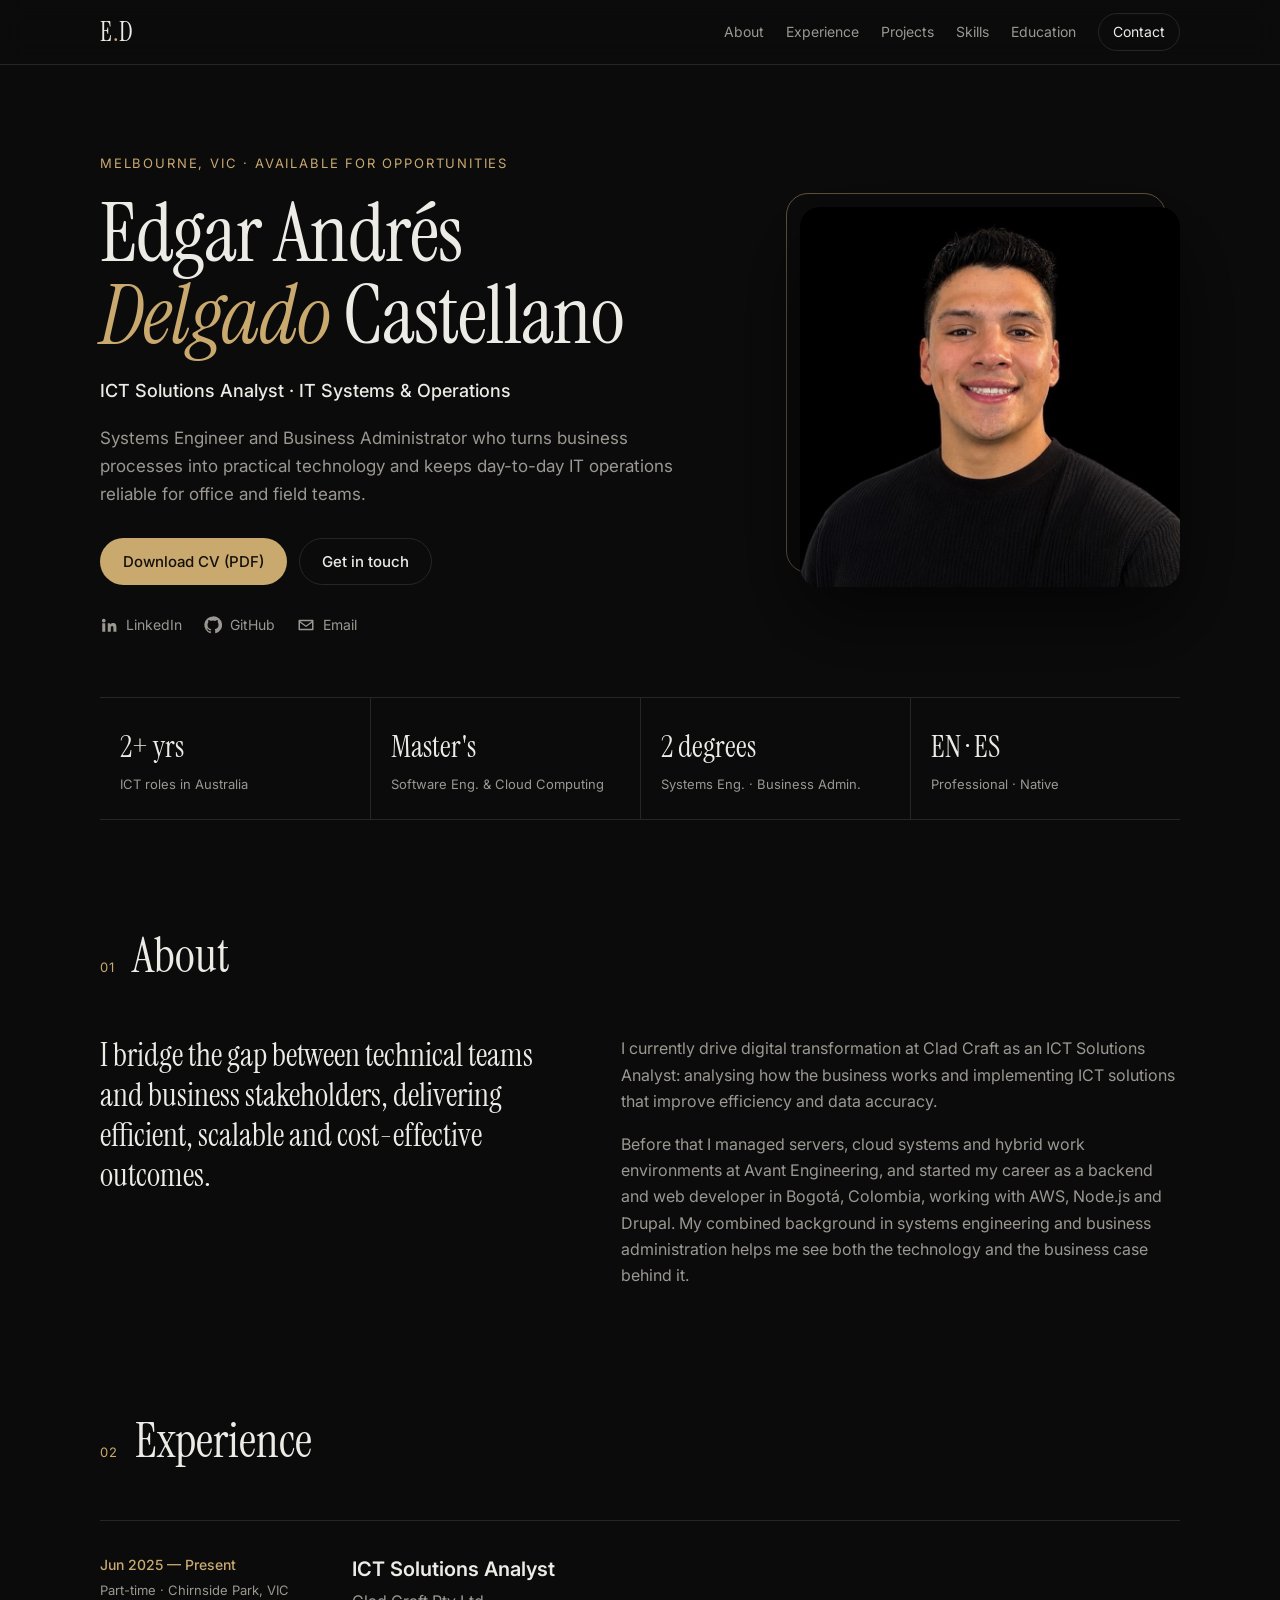
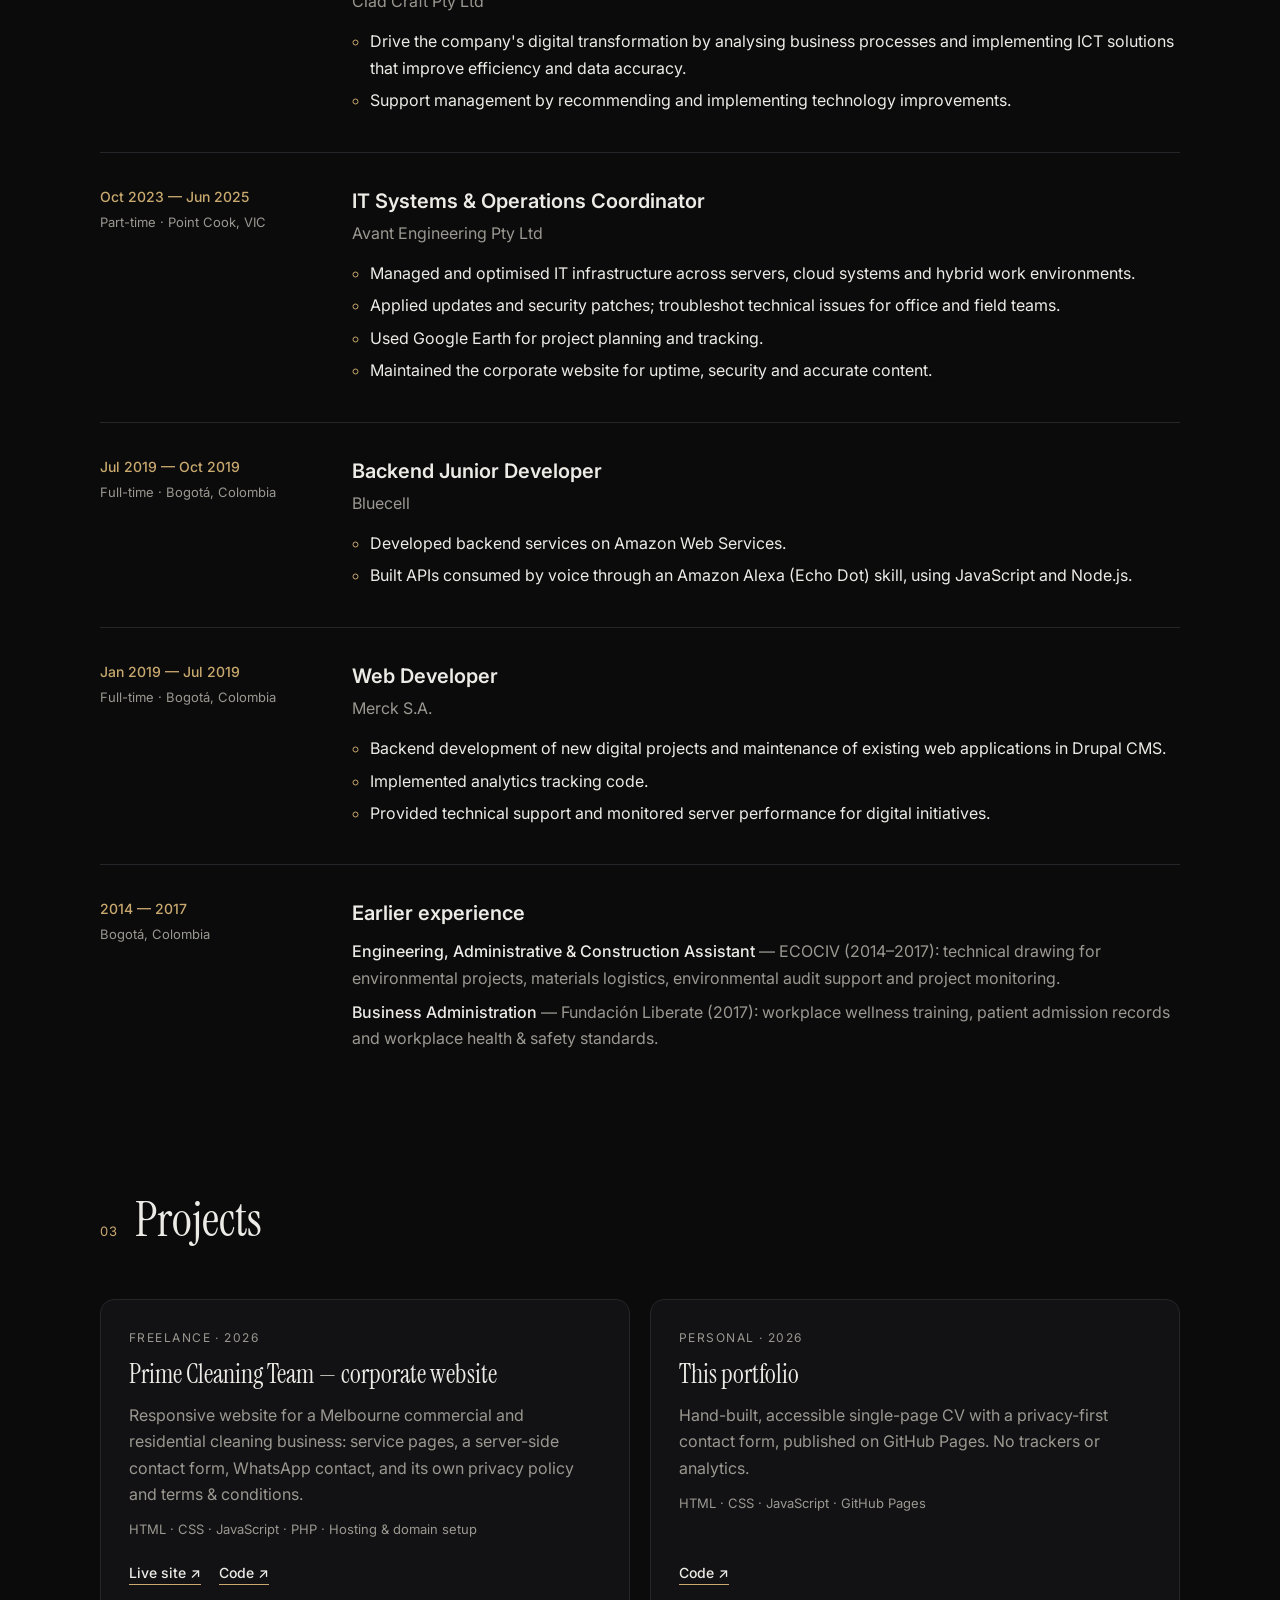
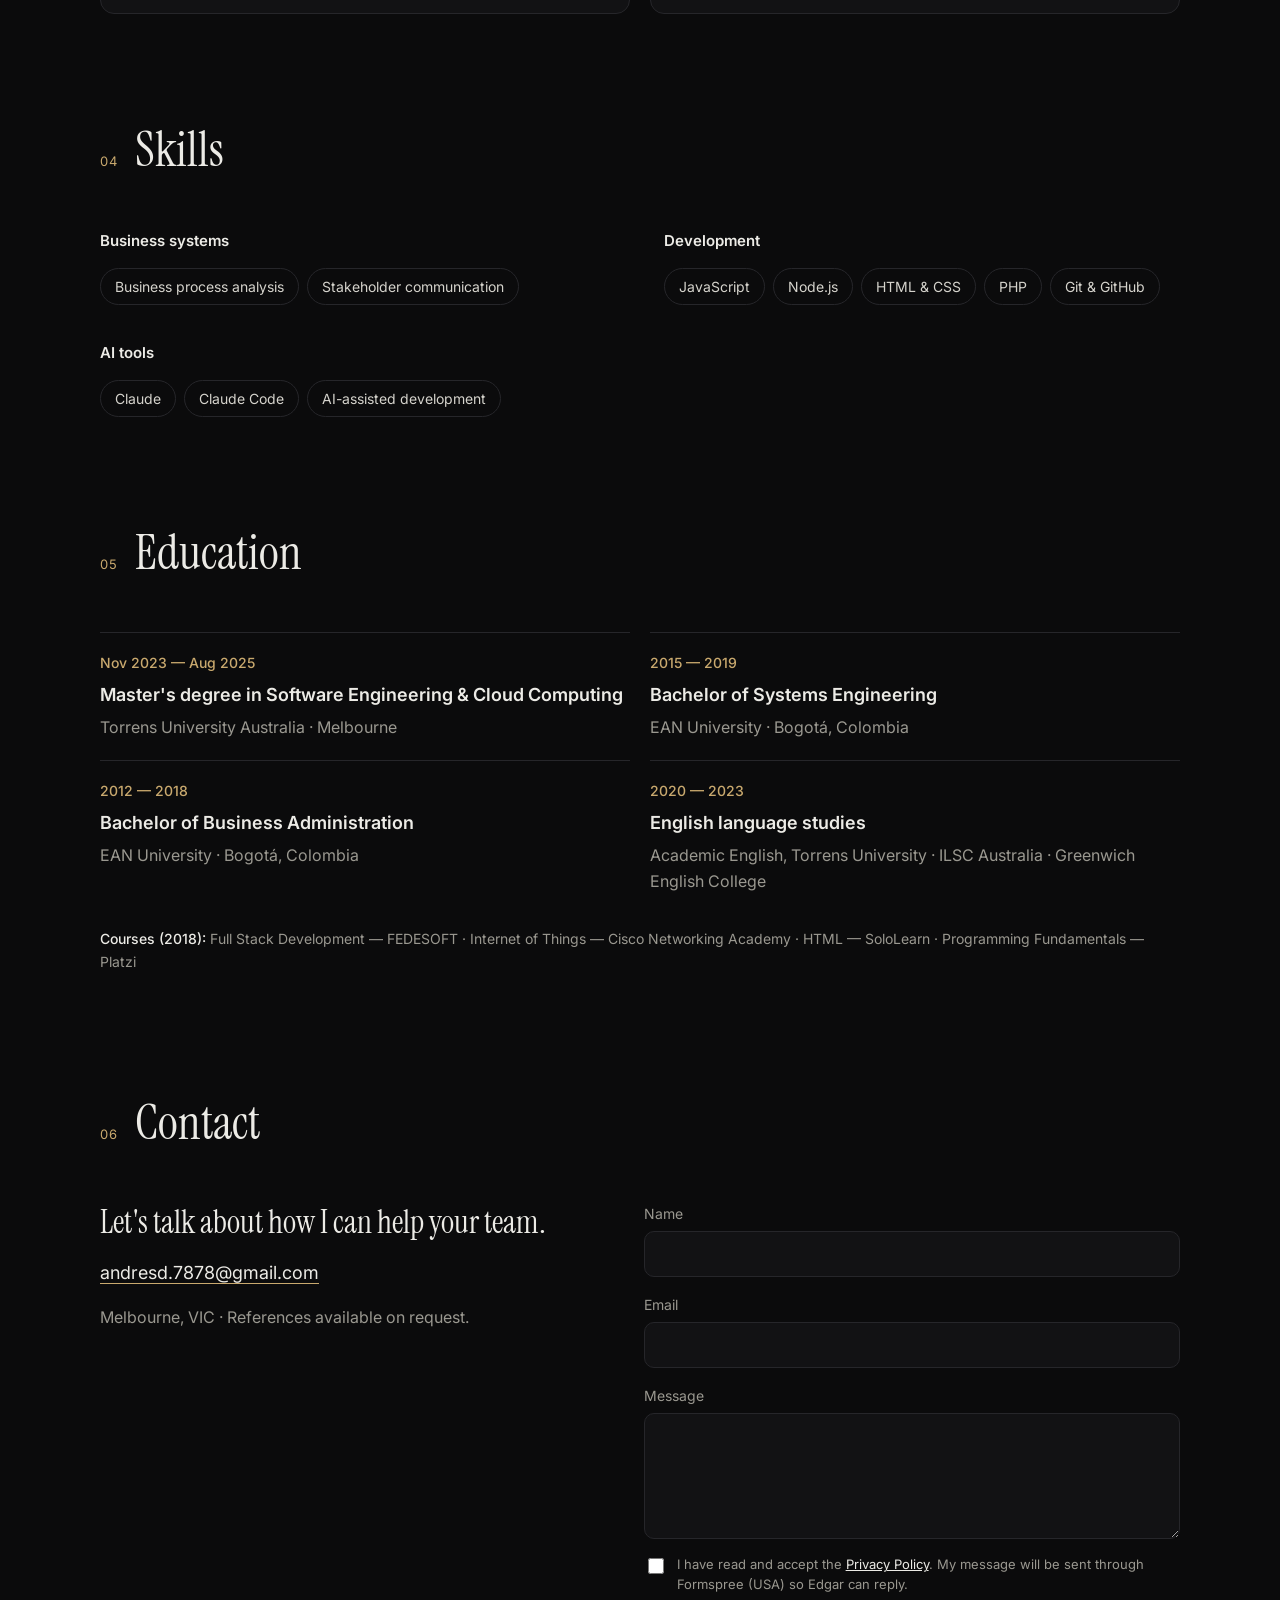
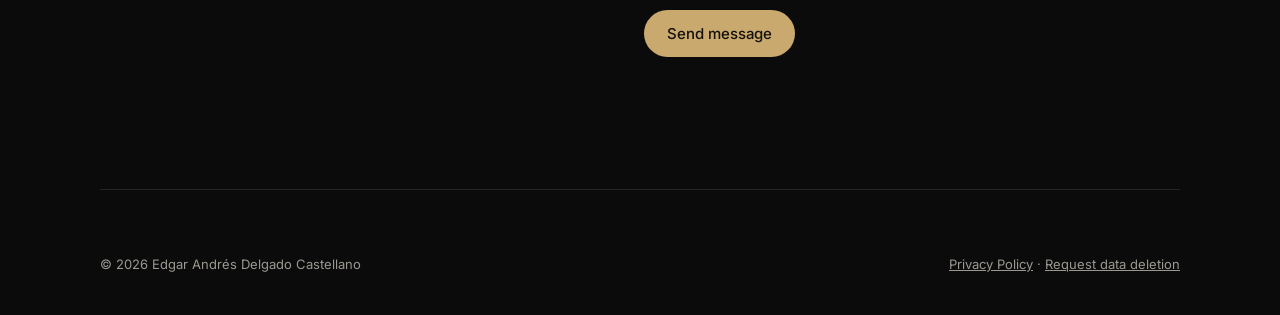
<file: index.html>
<!DOCTYPE html>
<html lang="en">
<head>
  <meta charset="UTF-8" />
  <meta name="viewport" content="width=device-width, initial-scale=1" />
  <title>Edgar Andrés Delgado · ICT Solutions Analyst</title>
  <meta name="description" content="Edgar Andrés Delgado Castellano — ICT Solutions Analyst and IT Systems & Operations professional based in Melbourne, VIC." />
  <meta name="theme-color" content="#0b0b0c" />
  <meta property="og:title" content="Edgar Andrés Delgado · ICT Solutions Analyst" />
  <meta property="og:description" content="ICT Solutions Analyst · IT Systems & Operations · Melbourne, VIC" />
  <meta property="og:image" content="https://andresdelgado15.github.io/CV/assets/profile.jpg" />
  <meta property="og:type" content="profile" />
  <link rel="icon" href="data:image/svg+xml,%3Csvg xmlns='http://www.w3.org/2000/svg' viewBox='0 0 64 64'%3E%3Crect width='64' height='64' rx='14' fill='%230b0b0c'/%3E%3Ctext x='32' y='43' font-family='Georgia,serif' font-size='30' fill='%23c9a96e' text-anchor='middle'%3EED%3C/text%3E%3C/svg%3E" />
  <link rel="preconnect" href="https://fonts.googleapis.com" />
  <link rel="preconnect" href="https://fonts.gstatic.com" crossorigin />
  <link href="https://fonts.googleapis.com/css2?family=Instrument+Serif:ital@0;1&family=Inter:wght@400;500;600&display=swap" rel="stylesheet" />
  <link rel="stylesheet" href="assets/style.css" />
</head>
<body>
  <a class="skip" href="#main">Skip to content</a>

  <header class="topbar">
    <div class="wrap topbar-inner">
      <a class="mark" href="#top" aria-label="Home">E<span>.</span>D</a>
      <nav aria-label="Main">
        <a href="#about">About</a>
        <a href="#experience">Experience</a>
        <a href="#projects">Projects</a>
        <a href="#skills">Skills</a>
        <a href="#education">Education</a>
        <a href="#contact" class="nav-cta">Contact</a>
      </nav>
    </div>
  </header>

  <main id="main">
    <!-- HERO -->
    <section class="hero wrap" id="top">
      <div class="hero-text">
        <p class="eyebrow">Melbourne, VIC · Available for opportunities</p>
        <h1>Edgar Andrés<br /><em>Delgado</em> Castellano</h1>
        <p class="role">ICT Solutions Analyst · IT Systems &amp; Operations</p>
        <p class="lede">
          Systems Engineer and Business Administrator who turns business processes into
          practical technology and keeps day-to-day IT operations reliable for office
          and field teams.
        </p>
        <div class="actions">
          <a class="btn btn-primary" href="assets/Edgar-Delgado-CV.pdf" download>Download CV (PDF)</a>
          <a class="btn btn-ghost" href="#contact">Get in touch</a>
        </div>
        <ul class="social" aria-label="Profiles">
          <li><a href="https://www.linkedin.com/in/edgar-andres-delgado-castellano-27a4262a2/" target="_blank" rel="noopener">
            <svg viewBox="0 0 24 24" aria-hidden="true"><path d="M4.98 3.5a2.5 2.5 0 1 1 0 5 2.5 2.5 0 0 1 0-5ZM3 9.75h4V21H3V9.75Zm6.5 0h3.8v1.6h.06c.53-1 1.83-2.05 3.77-2.05 4.03 0 4.77 2.65 4.77 6.1V21h-4v-4.9c0-1.17-.02-2.68-1.63-2.68-1.64 0-1.89 1.28-1.89 2.6V21h-4V9.75Z"/></svg>LinkedIn</a></li>
          <li><a href="https://github.com/andresdelgado15" target="_blank" rel="noopener">
            <svg viewBox="0 0 24 24" aria-hidden="true"><path d="M12 .5a11.5 11.5 0 0 0-3.64 22.41c.58.1.79-.25.79-.56v-2c-3.2.7-3.88-1.37-3.88-1.37-.53-1.33-1.28-1.69-1.28-1.69-1.05-.71.08-.7.08-.7 1.16.08 1.77 1.19 1.77 1.19 1.03 1.77 2.7 1.26 3.36.96.1-.75.4-1.26.73-1.55-2.55-.29-5.24-1.28-5.24-5.69 0-1.26.45-2.29 1.19-3.1-.12-.29-.52-1.46.11-3.05 0 0 .97-.31 3.17 1.18a11 11 0 0 1 5.77 0c2.2-1.49 3.17-1.18 3.17-1.18.63 1.59.23 2.76.11 3.05.74.81 1.19 1.84 1.19 3.1 0 4.42-2.7 5.4-5.26 5.68.41.36.78 1.06.78 2.14v3.17c0 .31.21.67.8.56A11.5 11.5 0 0 0 12 .5Z"/></svg>GitHub</a></li>
          <li><a href="mailto:andresd.7878@gmail.com">
            <svg viewBox="0 0 24 24" aria-hidden="true"><path d="M3 5h18a1 1 0 0 1 1 1v12a1 1 0 0 1-1 1H3a1 1 0 0 1-1-1V6a1 1 0 0 1 1-1Zm1.2 2 7.8 5.6L19.8 7H4.2ZM20 8.9l-8 5.7-8-5.7V17h16V8.9Z"/></svg>Email</a></li>
        </ul>
      </div>
      <figure class="hero-photo">
        <img src="assets/profile.jpg" srcset="assets/profile-400.jpg 400w, assets/profile.jpg 800w" sizes="(max-width: 760px) 70vw, 380px" width="800" height="800" alt="Portrait of Edgar Andrés Delgado" />
      </figure>
    </section>

    <!-- FACTS -->
    <section class="facts wrap" aria-label="At a glance">
      <div><strong>2+ yrs</strong><span>ICT roles in Australia</span></div>
      <div><strong>Master's</strong><span>Software Eng. &amp; Cloud Computing</span></div>
      <div><strong>2 degrees</strong><span>Systems Eng. · Business Admin.</span></div>
      <div><strong>EN · ES</strong><span>Professional · Native</span></div>
    </section>

    <!-- ABOUT -->
    <section class="section wrap" id="about">
      <h2 class="section-title"><span>01</span>About</h2>
      <div class="about-grid">
        <p class="big">
          I bridge the gap between technical teams and business stakeholders, delivering
          efficient, scalable and cost-effective outcomes.
        </p>
        <div>
          <p>
            I currently drive digital transformation at Clad Craft as an ICT Solutions Analyst:
            analysing how the business works and implementing ICT solutions that improve
            efficiency and data accuracy.
          </p>
          <p>
            Before that I managed servers, cloud systems and hybrid work environments at
            Avant Engineering, and started my career as a backend and web developer in
            Bogotá, Colombia, working with AWS, Node.js and Drupal. My combined background
            in systems engineering and business administration helps me see both the
            technology and the business case behind it.
          </p>
        </div>
      </div>
    </section>

    <!-- EXPERIENCE -->
    <section class="section wrap" id="experience">
      <h2 class="section-title"><span>02</span>Experience</h2>
      <ol class="timeline">
        <li>
          <div class="when">Jun 2025 — Present<small>Part-time · Chirnside Park, VIC</small></div>
          <div class="what">
            <h3>ICT Solutions Analyst</h3>
            <p class="org">Clad Craft Pty Ltd</p>
            <ul>
              <li>Drive the company's digital transformation by analysing business processes and implementing ICT solutions that improve efficiency and data accuracy.</li>
              <li>Support management by recommending and implementing technology improvements.</li>
            </ul>
          </div>
        </li>
        <li>
          <div class="when">Oct 2023 — Jun 2025<small>Part-time · Point Cook, VIC</small></div>
          <div class="what">
            <h3>IT Systems &amp; Operations Coordinator</h3>
            <p class="org">Avant Engineering Pty Ltd</p>
            <ul>
              <li>Managed and optimised IT infrastructure across servers, cloud systems and hybrid work environments.</li>
              <li>Applied updates and security patches; troubleshot technical issues for office and field teams.</li>
              <li>Used Google Earth for project planning and tracking.</li>
              <li>Maintained the corporate website for uptime, security and accurate content.</li>
            </ul>
          </div>
        </li>
        <li>
          <div class="when">Jul 2019 — Oct 2019<small>Full-time · Bogotá, Colombia</small></div>
          <div class="what">
            <h3>Backend Junior Developer</h3>
            <p class="org">Bluecell</p>
            <ul>
              <li>Developed backend services on Amazon Web Services.</li>
              <li>Built APIs consumed by voice through an Amazon Alexa (Echo Dot) skill, using JavaScript and Node.js.</li>
            </ul>
          </div>
        </li>
        <li>
          <div class="when">Jan 2019 — Jul 2019<small>Full-time · Bogotá, Colombia</small></div>
          <div class="what">
            <h3>Web Developer</h3>
            <p class="org">Merck S.A.</p>
            <ul>
              <li>Backend development of new digital projects and maintenance of existing web applications in Drupal CMS.</li>
              <li>Implemented analytics tracking code.</li>
              <li>Provided technical support and monitored server performance for digital initiatives.</li>
            </ul>
          </div>
        </li>
        <li class="earlier">
          <div class="when">2014 — 2017<small>Bogotá, Colombia</small></div>
          <div class="what">
            <h3>Earlier experience</h3>
            <p><strong>Engineering, Administrative &amp; Construction Assistant</strong> — ECOCIV (2014–2017): technical drawing for environmental projects, materials logistics, environmental audit support and project monitoring.</p>
            <p><strong>Business Administration</strong> — Fundación Liberate (2017): workplace wellness training, patient admission records and workplace health &amp; safety standards.</p>
          </div>
        </li>
      </ol>
    </section>

    <!-- PROJECTS -->
    <section class="section wrap" id="projects">
      <h2 class="section-title"><span>03</span>Projects</h2>
      <div class="cards">
        <article class="card">
          <p class="tag">Freelance · 2026</p>
          <h3>Prime Cleaning Team — corporate website</h3>
          <p>Responsive website for a Melbourne commercial and residential cleaning business: service pages, a server-side contact form, WhatsApp contact, and its own privacy policy and terms &amp; conditions.</p>
          <p class="stack">HTML · CSS · JavaScript · PHP · Hosting &amp; domain setup</p>
          <div class="card-links">
            <a href="https://andresdelgado15.github.io/prime-cleaning/" target="_blank" rel="noopener">Live site ↗</a>
            <a href="https://github.com/andresdelgado15/prime-cleaning" target="_blank" rel="noopener">Code ↗</a>
          </div>
        </article>
        <article class="card">
          <p class="tag">Personal · 2026</p>
          <h3>This portfolio</h3>
          <p>Hand-built, accessible single-page CV with a privacy-first contact form, published on GitHub Pages. No trackers or analytics.</p>
          <p class="stack">HTML · CSS · JavaScript · GitHub Pages</p>
          <div class="card-links">
            <a href="https://github.com/andresdelgado15/CV" target="_blank" rel="noopener">Code ↗</a>
          </div>
        </article>
      </div>
    </section>

    <!-- SKILLS -->
    <section class="section wrap" id="skills">
      <h2 class="section-title"><span>04</span>Skills</h2>
      <div class="skills">
        <div>
          <h3>Business systems</h3>
          <ul class="chips"><li>Business process analysis</li><li>Stakeholder communication</li></ul>
        </div>
        <div>
          <h3>Development</h3>
          <ul class="chips"><li>JavaScript</li><li>Node.js</li><li>HTML &amp; CSS</li><li>PHP</li><li>Git &amp; GitHub</li></ul>
        </div>
        <div>
          <h3>AI tools</h3>
          <ul class="chips"><li>Claude</li><li>Claude Code</li><li>AI-assisted development</li></ul>
        </div>
      </div>
    </section>

    <!-- EDUCATION -->
    <section class="section wrap" id="education">
      <h2 class="section-title"><span>05</span>Education</h2>
      <div class="edu">
        <div class="edu-item">
          <p class="when">Nov 2023 — Aug 2025</p>
          <h3>Master's degree in Software Engineering &amp; Cloud Computing</h3>
          <p class="org">Torrens University Australia · Melbourne</p>
        </div>
        <div class="edu-item">
          <p class="when">2015 — 2019</p>
          <h3>Bachelor of Systems Engineering</h3>
          <p class="org">EAN University · Bogotá, Colombia</p>
        </div>
        <div class="edu-item">
          <p class="when">2012 — 2018</p>
          <h3>Bachelor of Business Administration</h3>
          <p class="org">EAN University · Bogotá, Colombia</p>
        </div>
        <div class="edu-item">
          <p class="when">2020 — 2023</p>
          <h3>English language studies</h3>
          <p class="org">Academic English, Torrens University · ILSC Australia · Greenwich English College</p>
        </div>
      </div>
      <p class="courses"><strong>Courses (2018):</strong> Full Stack Development — FEDESOFT · Internet of Things — Cisco Networking Academy · HTML — SoloLearn · Programming Fundamentals — Platzi</p>
    </section>

    <!-- CONTACT -->
    <section class="section wrap" id="contact">
      <h2 class="section-title"><span>06</span>Contact</h2>
      <div class="contact-grid">
        <div>
          <p class="big">Let's talk about how I can help your team.</p>
          <p><a class="mail" href="mailto:andresd.7878@gmail.com">andresd.7878@gmail.com</a></p>
          <p class="muted">Melbourne, VIC · References available on request.</p>
        </div>
        <form id="contact-form" action="https://formspree.io/f/xpzeoalg" method="POST" novalidate>
          <label>Name<input type="text" name="name" autocomplete="name" required /></label>
          <label>Email<input type="email" name="email" autocomplete="email" required /></label>
          <label>Message<textarea name="message" rows="5" required></textarea></label>
          <input type="text" name="_gotcha" class="hp" tabindex="-1" autocomplete="off" aria-hidden="true" />
          <label class="consent">
            <input type="checkbox" name="privacy_consent" value="accepted" required />
            <span>I have read and accept the <a href="privacy.html">Privacy Policy</a>. My message will be sent through Formspree (USA) so Edgar can reply.</span>
          </label>
          <button type="submit" class="btn btn-primary">Send message</button>
          <p class="form-status" role="status" aria-live="polite"></p>
        </form>
      </div>
    </section>
  </main>

  <footer class="wrap footer">
    <p>© <span id="year">2026</span> Edgar Andrés Delgado Castellano</p>
    <p><a href="privacy.html">Privacy Policy</a> · <a href="privacy.html#delete">Request data deletion</a></p>
  </footer>

  <script src="assets/main.js"></script>
</body>
</html>
</file>
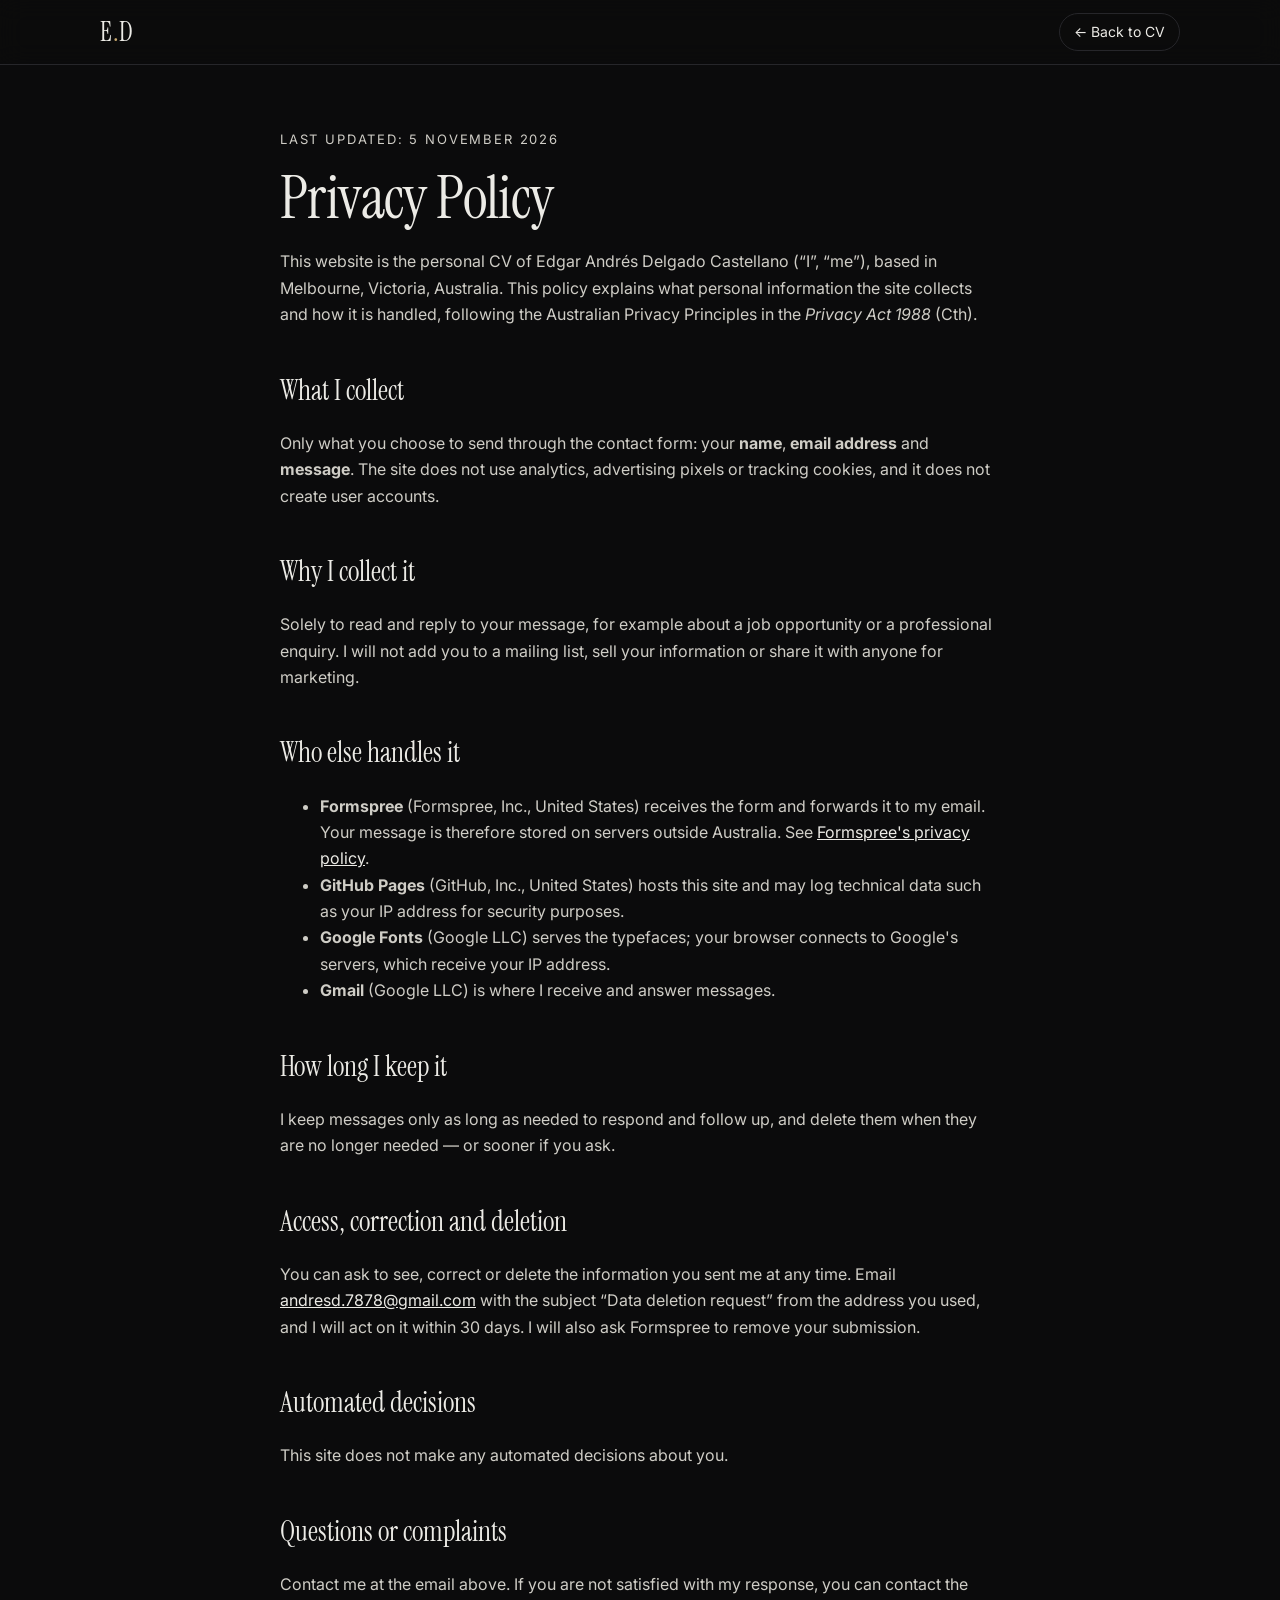
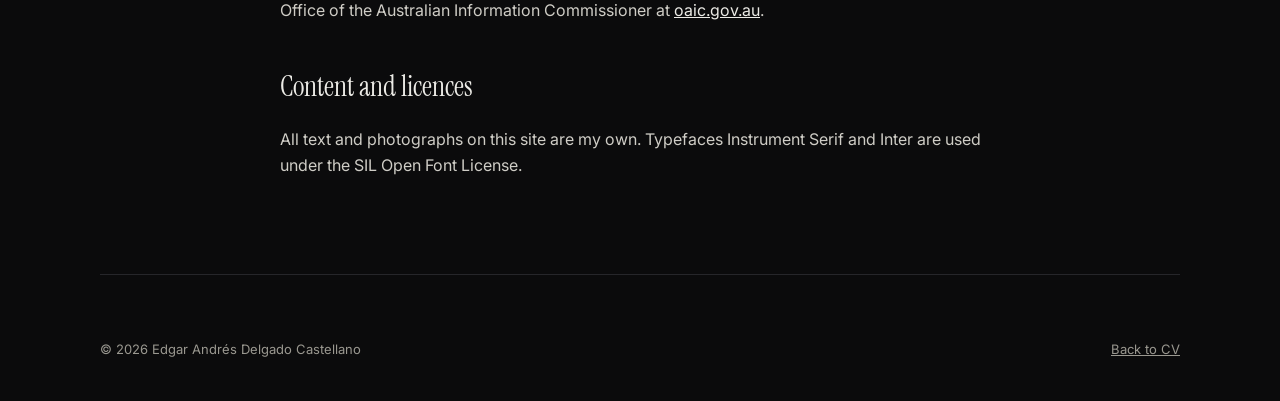
<file: privacy.html>
<!DOCTYPE html>
<html lang="en">
<head>
  <meta charset="UTF-8" />
  <meta name="viewport" content="width=device-width, initial-scale=1" />
  <title>Privacy Policy · Edgar Andrés Delgado</title>
  <meta name="robots" content="noindex" />
  <meta name="theme-color" content="#0b0b0c" />
  <link rel="preconnect" href="https://fonts.googleapis.com" />
  <link rel="preconnect" href="https://fonts.gstatic.com" crossorigin />
  <link href="https://fonts.googleapis.com/css2?family=Instrument+Serif:ital@0;1&family=Inter:wght@400;500;600&display=swap" rel="stylesheet" />
  <link rel="stylesheet" href="assets/style.css" />
  <style>
    .policy { max-width: 720px; padding: 64px 0 0; }
    .policy h1 { font-size: clamp(40px, 6vw, 60px); }
    .policy h2 { font-family: var(--serif); font-weight: 400; font-size: 28px; margin: 40px 0 10px; }
    .policy p, .policy li { color: #cfcdc6; }
    .policy a { color: var(--text); }
  </style>
</head>
<body>
  <header class="topbar">
    <div class="wrap topbar-inner">
      <a class="mark" href="./" aria-label="Back to home">E<span>.</span>D</a>
      <nav aria-label="Main"><a href="./" class="nav-cta">← Back to CV</a></nav>
    </div>
  </header>

  <main class="wrap policy">
    <p class="eyebrow">Last updated: 5 November 2026</p>
    <h1>Privacy Policy</h1>
    <p>This website is the personal CV of Edgar Andrés Delgado Castellano (“I”, “me”), based in Melbourne, Victoria, Australia. This policy explains what personal information the site collects and how it is handled, following the Australian Privacy Principles in the <em>Privacy Act 1988</em> (Cth).</p>

    <h2>What I collect</h2>
    <p>Only what you choose to send through the contact form: your <strong>name</strong>, <strong>email address</strong> and <strong>message</strong>. The site does not use analytics, advertising pixels or tracking cookies, and it does not create user accounts.</p>

    <h2>Why I collect it</h2>
    <p>Solely to read and reply to your message, for example about a job opportunity or a professional enquiry. I will not add you to a mailing list, sell your information or share it with anyone for marketing.</p>

    <h2>Who else handles it</h2>
    <ul>
      <li><strong>Formspree</strong> (Formspree, Inc., United States) receives the form and forwards it to my email. Your message is therefore stored on servers outside Australia. See <a href="https://formspree.io/legal/privacy-policy" target="_blank" rel="noopener">Formspree's privacy policy</a>.</li>
      <li><strong>GitHub Pages</strong> (GitHub, Inc., United States) hosts this site and may log technical data such as your IP address for security purposes.</li>
      <li><strong>Google Fonts</strong> (Google LLC) serves the typefaces; your browser connects to Google's servers, which receive your IP address.</li>
      <li><strong>Gmail</strong> (Google LLC) is where I receive and answer messages.</li>
    </ul>

    <h2>How long I keep it</h2>
    <p>I keep messages only as long as needed to respond and follow up, and delete them when they are no longer needed — or sooner if you ask.</p>

    <h2 id="delete">Access, correction and deletion</h2>
    <p>You can ask to see, correct or delete the information you sent me at any time. Email <a href="mailto:andresd.7878@gmail.com?subject=Data%20deletion%20request">andresd.7878@gmail.com</a> with the subject “Data deletion request” from the address you used, and I will act on it within 30 days. I will also ask Formspree to remove your submission.</p>

    <h2>Automated decisions</h2>
    <p>This site does not make any automated decisions about you.</p>

    <h2>Questions or complaints</h2>
    <p>Contact me at the email above. If you are not satisfied with my response, you can contact the Office of the Australian Information Commissioner at <a href="https://www.oaic.gov.au" target="_blank" rel="noopener">oaic.gov.au</a>.</p>

    <h2>Content and licences</h2>
    <p>All text and photographs on this site are my own. Typefaces Instrument Serif and Inter are used under the SIL Open Font License.</p>
  </main>

  <footer class="wrap footer">
    <p>© 2026 Edgar Andrés Delgado Castellano</p>
    <p><a href="./">Back to CV</a></p>
  </footer>
</body>
</html>
</file>
<file: assets/style.css>
:root {
  --bg: #0b0b0c;
  --bg-2: #121214;
  --line: #26262a;
  --text: #ecebe6;
  --muted: #9a9890;
  --accent: #c9a96e;
  --accent-ink: #14110b;
  --serif: "Instrument Serif", "Iowan Old Style", Georgia, serif;
  --sans: "Inter", system-ui, -apple-system, "Segoe UI", sans-serif;
  --radius: 14px;
}

* { box-sizing: border-box; }
html { scroll-behavior: smooth; scroll-padding-top: 80px; }
body {
  margin: 0;
  background: var(--bg);
  color: var(--text);
  font: 400 16px/1.65 var(--sans);
  -webkit-font-smoothing: antialiased;
  overflow-x: hidden;
}
img { max-width: 100%; height: auto; display: block; }
a { color: inherit; }
.wrap { width: min(1080px, 100% - 32px); margin-inline: auto; }

.skip { position: absolute; left: -999px; top: 8px; background: var(--accent); color: var(--accent-ink); padding: 8px 14px; border-radius: 8px; z-index: 20; }
.skip:focus { left: 16px; }
:focus-visible { outline: 2px solid var(--accent); outline-offset: 3px; border-radius: 6px; }

/* Top bar */
.topbar {
  position: sticky; top: 0; z-index: 10;
  background: color-mix(in srgb, var(--bg) 82%, transparent);
  backdrop-filter: blur(12px);
  border-bottom: 1px solid var(--line);
}
.topbar-inner { display: flex; align-items: center; justify-content: space-between; height: 64px; gap: 16px; }
.mark { font-family: var(--serif); font-size: 26px; text-decoration: none; letter-spacing: .02em; }
.mark span { color: var(--accent); }
nav { display: flex; gap: 22px; align-items: center; overflow-x: auto; scrollbar-width: none; }
nav::-webkit-scrollbar { display: none; }
nav a { text-decoration: none; color: var(--muted); font-size: 14px; white-space: nowrap; transition: color .2s; }
nav a:hover { color: var(--text); }
.nav-cta { color: var(--text) !important; border: 1px solid var(--line); padding: 6px 14px; border-radius: 999px; }

/* Hero */
.hero { display: grid; grid-template-columns: 1.35fr 1fr; gap: 56px; align-items: center; padding: 88px 0 56px; }
.eyebrow { color: var(--accent); font-size: 13px; letter-spacing: .14em; text-transform: uppercase; margin: 0 0 18px; }
h1 { font-family: var(--serif); font-weight: 400; font-size: clamp(44px, 7vw, 82px); line-height: 1; margin: 0 0 20px; letter-spacing: -.01em; }
h1 em { color: var(--accent); }
.role { font-size: 18px; font-weight: 500; margin: 0 0 18px; }
.lede { color: var(--muted); font-size: 17px; max-width: 54ch; margin: 0 0 30px; }
.actions { display: flex; flex-wrap: wrap; gap: 12px; margin-bottom: 28px; }
.btn { display: inline-flex; align-items: center; justify-content: center; gap: 8px; padding: 13px 22px; border-radius: 999px; font: 500 15px var(--sans); text-decoration: none; cursor: pointer; border: 1px solid transparent; transition: transform .2s, background .2s, border-color .2s; }
.btn:hover { transform: translateY(-1px); }
.btn-primary { background: var(--accent); color: var(--accent-ink); }
.btn-primary:hover { background: #d8bb84; }
.btn-ghost { border-color: var(--line); color: var(--text); }
.btn-ghost:hover { border-color: var(--muted); }
.social { list-style: none; padding: 0; margin: 0; display: flex; flex-wrap: wrap; gap: 22px; }
.social a { display: inline-flex; align-items: center; gap: 8px; color: var(--muted); text-decoration: none; font-size: 14px; }
.social a:hover { color: var(--text); }
.social svg { width: 18px; height: 18px; fill: currentColor; }

.hero-photo { margin: 0; justify-self: end; width: min(380px, 100%); position: relative; }
.hero-photo::before { content: ""; position: absolute; inset: -14px 14px 14px -14px; border: 1px solid var(--accent); border-radius: 22px; opacity: .45; }
.hero-photo img { position: relative; border-radius: 20px; aspect-ratio: 1; object-fit: cover; filter: saturate(.92); box-shadow: 0 30px 80px rgba(0,0,0,.6); }

/* Facts */
.facts { display: grid; grid-template-columns: repeat(4, 1fr); border-top: 1px solid var(--line); border-bottom: 1px solid var(--line); }
.facts div { padding: 24px 20px; display: flex; flex-direction: column; gap: 2px; }
.facts div + div { border-left: 1px solid var(--line); }
.facts strong { font-family: var(--serif); font-size: 30px; font-weight: 400; }
.facts span { color: var(--muted); font-size: 13px; }

/* Sections */
.section { padding: 96px 0 0; }
.section-title { font-family: var(--serif); font-weight: 400; font-size: clamp(34px, 5vw, 48px); margin: 0 0 40px; display: flex; align-items: baseline; gap: 16px; }
.section-title span { font-family: var(--sans); font-size: 13px; color: var(--accent); letter-spacing: .1em; }
.big { font-family: var(--serif); font-size: clamp(24px, 3vw, 32px); line-height: 1.25; margin: 0; }
.muted { color: var(--muted); }
.about-grid { display: grid; grid-template-columns: 1fr 1.2fr; gap: 56px; }
.about-grid p { margin-top: 0; }
.about-grid div p { color: var(--muted); }

/* Timeline */
.timeline { list-style: none; margin: 0; padding: 0; }
.timeline > li { display: grid; grid-template-columns: 220px 1fr; gap: 32px; padding: 32px 0; border-top: 1px solid var(--line); }
.when { color: var(--accent); font-size: 14px; font-weight: 500; }
.when small { display: block; color: var(--muted); font-weight: 400; font-size: 13px; margin-top: 4px; }
.what h3 { font-size: 20px; font-weight: 600; margin: 0; }
.org { color: var(--muted); margin: 2px 0 14px; }
.what ul { margin: 0; padding-left: 18px; }
.what li { margin-bottom: 6px; }
.what li::marker { color: var(--accent); }
.earlier p { color: var(--muted); margin: 8px 0 0; }
.earlier strong { color: var(--text); font-weight: 500; }

/* Projects */
.cards { display: grid; grid-template-columns: repeat(2, 1fr); gap: 20px; }
.card { background: var(--bg-2); border: 1px solid var(--line); border-radius: var(--radius); padding: 28px; display: flex; flex-direction: column; transition: border-color .2s; }
.card:hover { border-color: #3a3a40; }
.tag { color: var(--accent); font-size: 12px; letter-spacing: .12em; text-transform: uppercase; margin: 0 0 10px; }
.card h3 { font-family: var(--serif); font-weight: 400; font-size: 26px; line-height: 1.15; margin: 0 0 12px; }
.card p { color: var(--muted); margin: 0 0 12px; }
.card .stack { font-size: 13px; }
.card-links { margin-top: auto; display: flex; gap: 18px; padding-top: 8px; }
.card-links a { color: var(--text); text-decoration: none; font-weight: 500; font-size: 14px; border-bottom: 1px solid var(--accent); }

/* Skills */
.skills { display: grid; grid-template-columns: repeat(2, 1fr); gap: 36px 48px; }
.skills h3 { font-size: 15px; font-weight: 600; margin: 0 0 14px; }
.chips { list-style: none; margin: 0; padding: 0; display: flex; flex-wrap: wrap; gap: 8px; }
.chips li { border: 1px solid var(--line); border-radius: 999px; padding: 6px 14px; font-size: 14px; color: #d5d3cc; }

/* Education */
.edu { display: grid; grid-template-columns: repeat(2, 1fr); gap: 20px; }
.edu-item { border-top: 1px solid var(--line); padding-top: 18px; }
.edu-item .when { margin: 0 0 6px; }
.edu-item h3 { font-size: 18px; font-weight: 600; margin: 0; }
.edu-item .org { margin: 4px 0 0; }
.courses { color: var(--muted); font-size: 14px; margin-top: 32px; }
.courses strong { color: var(--text); font-weight: 500; }

/* Contact */
.contact-grid { display: grid; grid-template-columns: 1fr 1.1fr; gap: 56px; }
.mail { font-size: 18px; text-decoration: none; border-bottom: 1px solid var(--accent); }
form { display: grid; gap: 16px; }
label { display: grid; gap: 6px; font-size: 14px; color: var(--muted); }
input[type="text"], input[type="email"], textarea {
  width: 100%; background: var(--bg-2); border: 1px solid var(--line); border-radius: 10px;
  color: var(--text); font: 400 16px var(--sans); padding: 12px 14px; resize: vertical;
}
input:focus, textarea:focus { outline: none; border-color: var(--accent); }
.consent { display: flex; gap: 10px; align-items: flex-start; font-size: 13px; line-height: 1.5; }
.consent input { margin-top: 3px; accent-color: var(--accent); width: 16px; height: 16px; flex: none; }
.consent a { color: var(--text); }
.hp { position: absolute; left: -9999px; }
form .btn { justify-self: start; }
.form-status { margin: 0; font-size: 14px; min-height: 1.4em; }
.form-status.ok { color: #9fd3a6; }
.form-status.err { color: #f0a39b; }

.footer { display: flex; justify-content: space-between; flex-wrap: wrap; gap: 12px; padding: 64px 0 40px; margin-top: 96px; border-top: 1px solid var(--line); color: var(--muted); font-size: 13px; }
.footer p { margin: 0; }
.footer a { color: var(--muted); }

/* Reveal */
.reveal { opacity: 0; transform: translateY(14px); transition: opacity .7s ease, transform .7s ease; }
.reveal.in { opacity: 1; transform: none; }
@media (prefers-reduced-motion: reduce) {
  html { scroll-behavior: auto; }
  .reveal { opacity: 1; transform: none; transition: none; }
  .btn:hover { transform: none; }
}

/* Responsive */
@media (max-width: 900px) {
  .hero { grid-template-columns: 1fr; padding-top: 48px; gap: 40px; }
  .hero-photo { justify-self: start; width: min(220px, 60%); order: -1; margin-left: 14px; margin-top: 14px; }
  .about-grid, .contact-grid { grid-template-columns: 1fr; gap: 28px; }
  .timeline > li { grid-template-columns: 1fr; gap: 10px; }
  .facts { grid-template-columns: repeat(2, 1fr); }
  .facts div:nth-child(3) { border-left: 0; }
  .facts div:nth-child(n+3) { border-top: 1px solid var(--line); }
}
@media (max-width: 640px) {
  nav a:not(.nav-cta) { display: none; }
  .cards, .skills, .edu { grid-template-columns: 1fr; }
  .section { padding-top: 72px; }
}
</file>
